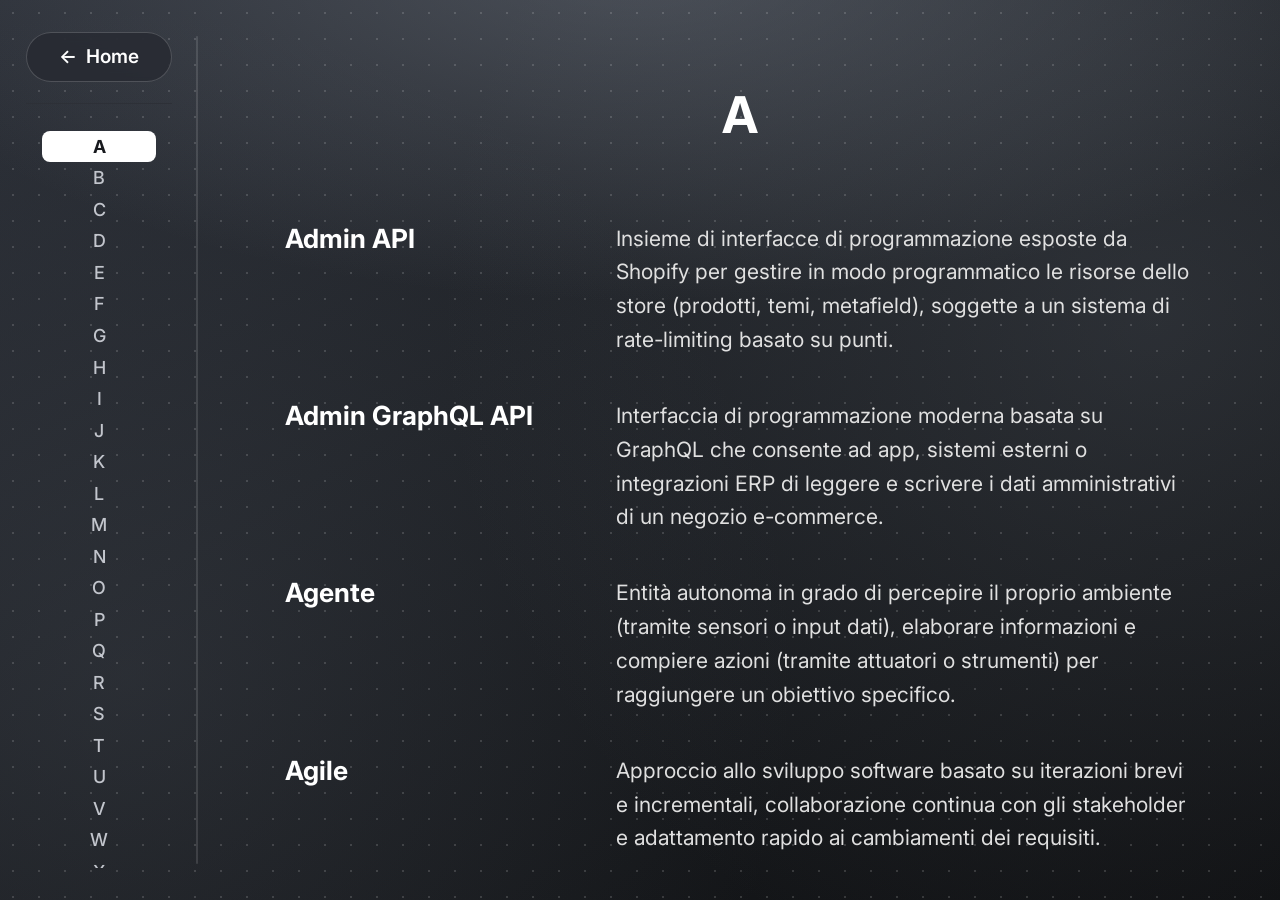
<file: website/glossary.html>
<!DOCTYPE html>
<html lang="it">

<head>
  <meta charset="UTF-8">
  <meta name="viewport" content="width=device-width, initial-scale=1.0">
  <title>Glossario - Akme Group</title>
  <link rel="icon" href="./logo/logo-small2.png" type="image/png">
  <link rel="stylesheet" href="./style.css">
  <link rel="stylesheet" href="./glossario.css">
  <script src="./script.js" defer></script>
</head>

<body>
  <header>
    <nav aria-label="Navigazione lettere glossario">
      <div class="nav-top">
        <a href="index.html" id="home">
          <span class="btn-arrow" aria-hidden="true">←</span>
          <span>Home</span>
        </a>
      </div>

      <ul id="nav-navigation">
        <li><a href="#a" class="active">A</a></li>
        <li><a href="#b">B</a></li>
        <li><a href="#c">C</a></li>
        <li><a href="#d">D</a></li>
        <li><a href="#e">E</a></li>
        <li><a href="#f">F</a></li>
        <li><a href="#g">G</a></li>
        <li><a href="#h">H</a></li>
        <li><a href="#i">I</a></li>
        <li><a href="#j">J</a></li>
        <li><a href="#k">K</a></li>
        <li><a href="#l">L</a></li>
        <li><a href="#m">M</a></li>
        <li><a href="#n">N</a></li>
        <li><a href="#o">O</a></li>
        <li><a href="#p">P</a></li>
        <li><a href="#q">Q</a></li>
        <li><a href="#r">R</a></li>
        <li><a href="#s">S</a></li>
        <li><a href="#t">T</a></li>
        <li><a href="#u">U</a></li>
        <li><a href="#v">V</a></li>
        <li><a href="#w">W</a></li>
        <li><a href="#x">X</a></li>
        <li><a href="#y">Y</a></li>
        <li><a href="#z">Z</a></li>
      </ul>
    </nav>
  </header>

  <main>
    <section id="a">
      <h2>A</h2>
      <dl>
      <dt>Admin API</dt>
      <dd>Insieme di interfacce di programmazione esposte da Shopify per gestire in modo programmatico le risorse dello store (prodotti, temi, metafield), soggette a un sistema di rate-limiting basato su punti.</dd>
      <dt>Admin GraphQL API</dt>
      <dd>Interfaccia di programmazione moderna basata su GraphQL che consente ad app, sistemi esterni o integrazioni ERP di leggere e scrivere i dati amministrativi di un negozio e-commerce.</dd>
      <dt>Agente</dt>
      <dd>Entità autonoma in grado di percepire il proprio ambiente (tramite sensori o input dati), elaborare informazioni e compiere azioni (tramite attuatori o strumenti) per raggiungere un obiettivo specifico.</dd>
      <dt>Agile</dt>
      <dd>Approccio allo sviluppo software basato su iterazioni brevi e incrementali, collaborazione continua con gli stakeholder e adattamento rapido ai cambiamenti dei requisiti.</dd>
      <dt>AI Gateway</dt>
      <dd>Componente architetturale che funge da punto di ingresso unico per l'orchestrazione, l'instradamento e il monitoraggio delle chiamate verso modelli linguistici e servizi di IA.</dd>
      <dt>AI SDK</dt>
      <dd>Insieme di librerie e strumenti di sviluppo software progettati per integrare facilmente modelli linguistici (LLM) ed interazioni generatrici di testo nelle applicazioni.</dd>
      <dt>Amazon Comprehend Medical</dt>
      <dd>Servizio di AWS basato sull'intelligenza artificiale e sull'elaborazione del linguaggio naturale specializzato in ambito medico.</dd>
      <dt>Amministratore</dt>
      <dd>Colui che gestisce l'infrastruttura di lavoro (repository, pipeline di CI/CD, issue tracking) e cura la manutenzione del Way of Working.</dd>
      <dt>Analista</dt>
      <dd>Colui che definisce i requisiti funzionali e non funzionali.</dd>
      <dt>Angular</dt>
      <dd>Framework di sviluppo open-source, basato su Typescript e guidato da Google, utilizzato per la creazione di applicazioni web a pagina singola di livello aziendale.</dd>
      <dt>API REST</dt>
      <dd>Application Programming Interface - Representational State Transfer: è un tipo di interfaccia di programmazione delle applicazioni che segue le regole di uno stile architetturale per sistemi web.</dd>
      <dt>Assistente conversazionale</dt>
      <dd>Programma software che sfrutta l'intelligenza artificiale per interagire con gli utenti tramite linguaggio naturale.</dd>
      <dt>Audit</dt>
      <dd>Valutazione sistematica, indipendente e documentata dell'infrastruttura tecnologica, dei software, delle procedure e delle politiche di sicurezza di un'organizzazione.</dd>
      <dt>AWS</dt>
      <dd>Amazon Web Services: Raccolta di servizi infrastrutturali offerti tramite cloud.</dd>
      <dt>AWS Lambda</dt>
      <dd>Servizio di calcolo serverless fornito da AWS, che permette di eseguire codice in risposta a specifici eventi senza dover gestire o configurare alcuna infrastruttura sottostante.</dd>
      <dt>Axum</dt>
      <dd>Framework per lo sviluppo web e la creazione di API, scritto in Rust.</dd>
    </dl>
    </section>

    <section id="b">
      <h2>B</h2>
      <dl>
      <dt>Backoffice</dt>
      <dd>Parte di un sistema informativo o di un software che gestisce le operazioni interne, l'amministrazione, i dati e la logica di business, non visibile all'utente finale.</dd>
      <dt>Bedrock</dt>
      <dd>Servizio gestito da AWS che permette di accedere a modelli di AI generativa ad alte prestazioni per creare e scalare app di AI.</dd>
      <dt>Business Intelligence</dt>
      <dd>Insieme di processi, metodologie e tecnologie che trasformano dati aziendali grezzi in informazioni strutturate, report e analisi a supporto delle decisioni strategiche e operative.</dd>
    </dl>
    </section>

    <section id="c">
      <h2>C</h2>
      <dl>
      <dt>C4</dt>
      <dd>Sistema di notazione standardizzato per la progettazione e la mappatura dell'architettura del software.</dd>
      <dt>Capitolato d'appalto</dt>
      <dd>Documento formale redatto dall'azienda proponente che descrive il contesto, gli obiettivi, i requisiti e i vincoli del prodotto software da realizzare.</dd>
      <dt>ChatGPT</dt>
      <dd>Assistente virtuale basato sull'intelligenza artificiale generativa e sugli LLM, sviluppato da OpenAI.</dd>
      <dt>CI</dt>
      <dd>Continuous Integration: pratica di sviluppo software che prevede l'integrazione frequente del codice e l'esecuzione automatizzata di verifiche e build.</dd>
      <dt>Claude</dt>
      <dd>Assistente virtuale basato sull'intelligenza artificiale generativa e sugli LLM, sviluppato da Anthropic.</dd>
      <dt>Cloud-ready</dt>
      <dd>Un'infrastruttura cloud-ready è un sistema informatico aziendale progettato, configurato e ottimizzato per poter migrare, integrarsi e  interagire facilmente con i servizi di cloud computing senza richiedere una totale riprogettazione radicale dell'architettura esistente.</dd>
      <dt>Container</dt>
      <dd>Unità software leggera e autonoma che impacchetta un'applicazione insieme a tutto ciò di cui ha bisogno per funzionare.</dd>
      <dt>Copilot</dt>
      <dd>Assistente virtuale basato sull'intelligenza artificiale generativa e sugli LLM, sviluppato da Microsoft.</dd>
      <dt>CRM</dt>
      <dd>Customer Relationship Management: Insieme di strategie, processi aziendali e strumenti tecnologici che un'impresa utilizza per gestire, tracciare e migliorare tutte le interazioni con i clienti attuali e potenziali.</dd>
      <dt>CSS</dt>
      <dd>Cascading Style Sheets: Linguaggio informatico usato per definire la presentazione, la grafica e il design di documenti scritti in HTML, XHTML o XML.</dd>
    </dl>
    </section>

    <section id="d">
      <h2>D</h2>
      <dl>
      <dt>Dashboard</dt>
      <dd>Interfaccia grafica interattiva che aggrega e visualizza in un'unica vista indicatori chiave di prestazione (KPI), grafici e tabelle per monitorare l'andamento dei dati aziendali.</dd>
      <dt>Data Warehouse</dt>
      <dd>Archivio centrale di dati storici e integrati, progettato e ottimizzato per l'analisi multidimensionale e il supporto alle decisioni aziendali.</dd>
      <dt>Diff del Grafo</dt>
      <dd>Operazione di confronto analitico tra due snapshot consecutivi del grafo per identificare entità create, eliminate, orfane o modificate.</dd>
      <dt>Discord</dt>
      <dd>Piattaforma di comunicazione vocale, video e testuale impiegata per i meeting di gruppo telematici e le sessioni di allineamento.</dd>
      <dt>DPIA</dt>
      <dd>Data Protection Impact Assessment: Processo di analisi preventiva che serve a descrivere un trattamento dei dati personali, valutarne la necessità e la proporzionalità e gestire i rischi per i diritti e le libertà delle persone.</dd>
      <dt>DuckDB</dt>
      <dd>Sistema di gestione di database relazionale in-process, open-source e orientato alle colonne, progettato specificamente per l'analisi dei dati (OLAP).</dd>
      <dt>Durable Execution</dt>
      <dd>Paradigma di programmazione in cui lo stato di un workflow viene salvato al termine di ogni fase, garantendo la ripresa automatica del processo dopo errori di rete, riavvii o limiti di frequenza.</dd>
    </dl>
    </section>

    <section id="e">
      <h2>E</h2>
      <dl>
      <dt>EasyOCR</dt>
      <dd>Libreria Python open-source basata su PyTorch e sviluppata da Jaided AI per il riconoscimento ottico dei caratteri (OCR).</dd>
      <dt>Embassy</dt>
      <dd>Framework asincrono open-source per il linguaggio Rust, progettato appositamente per la programmazione di sistemi embedded e microcontrolli.</dd>
      <dt>ERP</dt>
      <dd>Enterprise Resource Planning: Software gestionale integrato che le aziende usano per coordinare, automatizzare e gestire in un unico sistema tutte le attività operative e i processi di business quotidiani.</dd>
      <dt>ETL</dt>
      <dd>Extract Transform Load: sistema automatizzato che raccoglie dati grezzi da varie origini, li elabora e li trasferisce in un database centrale per l'analisi.</dd>
    </dl>
    </section>

    <section id="f">
      <h2>F</h2>
      <dl>
      <dt>fast-whisper</dt>
      <dd>Conosciuto anche come faster-whisper, è una reimplementazione ottimizzata del modello di riconoscimento vocale Whisper di OpenAI, progettata per essere drasticamente più veloce e consumare meno memoria.</dd>
      <dt>FastMCP</dt>
      <dd>Framework open-source scritto principalmente in Python e TypeScript. Progettato da Prefect per semplificare lo sviluppo di server e client basati sul MCP.</dd>
      <dt>Flutter</dt>
      <dd>Framework open-source creato da Google per lo sviluppo di interfacce utente.</dd>
    </dl>
    </section>

    <section id="g">
      <h2>G</h2>
      <dl>
      <dt>GDPR</dt>
      <dd>General Data Protection Regulation: Regolamento UE/2016/679 che tratta la protezione dei dati personali e la privacy.</dd>
      <dt>Gemini</dt>
      <dd>Assistente virtuale basato sull'intelligenza artificiale generativa e sugli LLM, sviluppato da Google.</dd>
      <dt>GenAI</dt>
      <dd>Intelligenza Artificiale Generativa: Ramo dell'intellgenza artificiale capace di creare nuovi contenuti originali in risposta a un prompt.</dd>
      <dt>Git</dt>
      <dd>Sistema software di controllo versione distribuito utilizzato per tracciare la cronologia e le modifiche ai file del repository.</dd>
      <dt>GitHub</dt>
      <dd>Piattaforma web di hosting per progetti software basata sul sistema di controllo di versione Git.</dd>
      <dt>GitHub Actions</dt>
      <dd>Piattaforma di integrazione e distribuzione continua (CI/CD) fornita da GitHub per automatizzare compilazione, test e deploy dei documenti.</dd>
      <dt>GitHub Pages</dt>
      <dd>Servizio di hosting statico offerto da GitHub utilizzato per pubblicare il sito web del gruppo e rendere accessibile la documentazione.</dd>
      <dt>Glossario</dt>
      <dd>Documento e sezione informativa del sito web contenente le definizioni formali dei termini tecnici o ambigui utilizzati nella documentazione di progetto.</dd>
      <dt>GraphQL</dt>
      <dd>Linguaggio di interrogazione e manipolazione dei dati open-source per API e un runtime per soddisfare query con dati esistenti.</dd>
      <dt>Guardrail</dt>
      <dd>Meccanismo di controllo e validazione interposto tra un modello di intelligenza artificiale e il sistema applicativo per filtrare gli input, verificare gli output e prevenire comportamenti errati o non sicuri.</dd>
    </dl>
    </section>

    <section id="h">
      <h2>H</h2>
      <dl>
      <dt>Harness engineering</dt>
      <dd>Disciplina che si occupa di progettare e costruire l'infrastruttura, il contesto, gli strumenti e le regole che circondano un modello di IA, trasformandolo in un agente autonomo, sicuro e affidabile.</dd>
      <dt>HTML</dt>
      <dd>HyperText Markup Language: standard universale utilizzato per creare e strutturare le pagine web.</dd>
    </dl>
    </section>

    <section id="i">
      <h2>I</h2>
      <dl>
      <dt>In-memory</dt>
      <dd>Tecnologia in cui i dati vengono elaborati e archiviati direttamente nella RAM del computer, anzichè su unità di memoria di massa.</dd>
      <dt>Infrastructure as Code</dt>
      <dd>Metodologia di gestione e provisioning dell'infrastruttura IT che utiizza file di configurazione e leggibili da macchina anziché processi manuali o strumenti interattivi.</dd>
      <dt>Issue</dt>
      <dd>Scheda digitale integrata in una repository che serve a tracciare problemi, bug, funzionalità, idee o attività da svolgere all'interno di un progetto.</dd>
      <dt>Issue tracking</dt>
      <dd>Sistema integrato (GitHub issues) che permette di tracciare le issue.</dd>
    </dl>
    </section>

    <section id="j">
      <h2>J</h2>
      <dl>
      <dt>Java</dt>
      <dd>Linguaggio di programmazione ad alto livello, orientato agli oggetti e a tipizzazione statica.</dd>
      <dt>Java Spring Boot</dt>
      <dd>Framework open-source basato sulla Java Virtual Machine che semplifica e velocizza la creazione di applicazioni web e microservizi stand-alone.</dd>
      <dt>JavaScript</dt>
      <dd>Linguaggio di programmazione di alto livello, interpretato e multi-paradigma, utilizzato principalmente per rendere interattive e dinamiche le pagine web.</dd>
      <dt>JSON</dt>
      <dd>JavaScript Object Notation: è un formato testuale leggero e strutturato, progettato per lo scambio di dati tra applicazioni.</dd>
    </dl>
    </section>

    <section id="k">
      <h2>K</h2>
      <dl>
      <dt>Kafka</dt>
      <dd>Piattaforma open-source di streaming di eventi distribuito, utilizzata per raccogliere, elaborare, memorizzare e analizzare flussi di dati in tempo reale.</dd>
      <dt>Knowledge Base</dt>
      <dd>Archivio digitale centralizzato e strutturato che raccoglie informazioni, dati, regole e soluzioni su un determinato argomento, prodotto, servizio o processo.</dd>
      <dt>KNX IoT 3rd Party API</dt>
      <dd>Standard sviluppato da KNX Association per permettere a dispositici e servizi software di terze parti di interagire facilmente con un impianto domotico KNX.</dd>
      <dt>Kubernetes</dt>
      <dd>Spesso abbreviato in K8s, è una piattaforma open-source per l'orchestrazione dei container.</dd>
    </dl>
    </section>

    <section id="l">
      <h2>L</h2>
      <dl>
      <dt>LangChain4j</dt>
      <dd>Framework open-source progettato per semplificare l'integrazione di funzionalità di AI e LLM all'interno di applicazioni scritte in Java.</dd>
      <dt>Liquid</dt>
      <dd>Linguaggio di templating open source creato da Shopify utilizzato per la generazione e il rendering dinamico delle viste e delle sezioni nei temi e-commerce.</dd>
      <dt>LiteLLM</dt>
      <dd>Libreria Python open-source che funge da proxy universale per interagire con oltre 100 LLM tramite un unico formato standardizzato.</dd>
      <dt>LLM</dt>
      <dd>Large Language Model: è un sistema di intelligenza artificiale avanzato progettato per comprendere, elaborare e generare testo in linguaggio naturale.</dd>
    </dl>
    </section>

    <section id="m">
      <h2>M</h2>
      <dl>
      <dt>MariaDB</dt>
      <dd>Sistema di gestione di database relazionali open-source.</dd>
      <dt>Markdown</dt>
      <dd>Linguaggio di markup leggero, progettato per formattare documenti in testo semplice in modo che possano essere facilmente letti così come sono o convertiti in altri formati.</dd>
      <dt>MCP</dt>
      <dd>Model Context Protocol: Standard aperto e open-source introdotto da Anthropic per connettere i modelli di intelligenza artificiale a dati, app e servizi esterni in modo sicuro e bidirezionale.</dd>
      <dt>Mermaid</dt>
      <dd>Libreria basata su JavaScript che permette di generare diagrammi e visualizzazioni di testo ispirandosi alla sintassi Markdown.</dd>
      <dt>Message broker</dt>
      <dd>Software intermediario che permette a diverse applicazioni, servizi o sistemi di comunicare e scambiare dati in modo asincrono.</dd>
      <dt>MFA</dt>
      <dd>Multi-Factor Authentication: Sistema di sicurezza informatica che richiede all'utente di verificare la propria identità utilizzando due o più metodi indipendenti prima di concedere l'accesso a un account o a un servizio.</dd>
      <dt>Milestone</dt>
      <dd>Traguardo intermedio o finale di rilevanza critica nella pianificazione di progetto (come le revisioni RTB e PB), associato alla consegna di artefatti concordati.</dd>
      <dt>Multi-tenancy</dt>
      <dd>Architettura software in cui una singola istanza di un'applicazione e della relativa infrastruttura serve contemporaneamente più clienti o organizzazioni, chiamati tenant.</dd>
      <dt>Multi-Tenant</dt>
      <dd>Architettura software in cui un'unica istanza di un'applicazione serve più clienti distinti (tenant), garantendo la separazione logica e la sicurezza dei dati riservati di ciascuno.</dd>
      <dt>MVP</dt>
      <dd>Minimum Viable Product: versione iniziale e funzionale di un prodotto software dotata delle funzionalità essenziali per soddisfare i requisiti minimi e validare l'architettura con l'utente.</dd>
    </dl>
    </section>

    <section id="n">
      <h2>N</h2>
      <dl>
      <dt>NATS</dt>
      <dd>Sistema di messaggistica open-source ad alte prestazioni, progettato per la comunicazione tra microservizi e sistemi distribuiti.</dd>
      <dt>Next.js</dt>
      <dd>Framework open-source basato su React e sviluppato da Vercel, che serve a creare applicazioni e siti web full-stack pronti per la produzione.</dd>
      <dt>NLP</dt>
      <dd>Natural Language Processing: Ramo dell'intelligenza artificiale e della linguistica computazionale che studia come far interagire i computer con il linguaggio umano.</dd>
    </dl>
    </section>

    <section id="o">
      <h2>O</h2>
      <dl>
      <dt>OAuth2</dt>
      <dd>Open Authorization 2.0: Standard aperto di autorizzazione delegata, che consente a un'applicazione di terze parti di accedere a risorse protette per conto di un utente, senza dover condividere la password o le credenziali dell'utente con l'applicazione stessa.</dd>
      <dt>OCR</dt>
      <dd>Optical Character Recognition: è una tecnologia che permette di convertire immagini di testo in testo digitale modificabile e ricercabile da un computer.</dd>
      <dt>OLAP</dt>
      <dd>On-Line Analytical Processing: tecnologia software che consente di analizzare in modo rapido, interattivo e multidimensionale grandi quantità di dati aziendali.</dd>
      <dt>Open-source</dt>
      <dd>Software il cui codice sorgente è reso pubblico e acessibile, permettendo a chiunque di studiarlo, utilizzarlo, modificarlo e redistribuirlo.</dd>
      <dt>OpenCode</dt>
      <dd>Agente di programmazione basato sull'intelligenza artificiale, gratuito e open-source rilasciato con licenza MIT.</dd>
      <dt>openWakeWord</dt>
      <dd>Framework di rilevamento audio open-source specializzato nel riconoscere wake words.</dd>
    </dl>
    </section>

    <section id="p">
      <h2>P</h2>
      <dl>
      <dt>PB</dt>
      <dd>Product Baseline: revisione finale del progetto didattico che attesta il completamento della progettazione architetturale, dell'implementazione del prodotto (MVP) e della relativa verifica.</dd>
      <dt>pgvector</dt>
      <dd>Estensione open-source per il database relazionale PostGreSQL che permette di memorizzare, indicizzare e interrogare vector embedding direttamente all'interno dello stesso database.</dd>
      <dt>Piper</dt>
      <dd>Sistema open-source di TTS basato su reti neurali, progettato per convertire il testo scritto in audio dal suono naturale ed espressivo lavorando interamente in locale.</dd>
      <dt>PoC</dt>
      <dd>Proof of Concept è dimostratore eseguibile, una prova di fattibilità che attesta l'adeguatezza rispetto ai requisiti</dd>
      <dt>Polars</dt>
      <dd>Libreria open-source ad alte prestazioni per la manipolazione e l'analisi di DataFrame, progettata per elaborare rapidamente grandi volumi di dati tabellari tramite esecuzione parallela e colonnare.</dd>
      <dt>Polling</dt>
      <dd>Tecnica in cui un sistema centrale o un programma interroga a intervalli regolari un dispositivo, una periferica o un server per verificare se ci sono dati da elaborare, modifiche di stato o richieste in corso.</dd>
      <dt>PostgreSQL</dt>
      <dd>è un DBMS di tipo open source, cioè un database management system orientato agli oggetti</dd>
      <dt>Progettista</dt>
      <dd>Colui che definisce l'architettura tecnica del sistema, la struttura delle Knowledge Base, le interfacce verso i modelli LLM e i Gate operativi/di lettura.</dd>
      <dt>Programmatore</dt>
      <dd>Implementa il codice per l'interfaccia conversazionale PWA, i servizi di backoffice per i vettori/bucket e l'integrazione delle API</dd>
      <dt>Prompt</dt>
      <dd>Input (testuale, grafico o numerico) che fornisce a un sistema un'istruzione per generare una risposta.</dd>
      <dt>PWA</dt>
      <dd>Progressive Web App: è un'applicazione web sviluppata con linguaggi standard del web, che si comporta in modo simile ad un'app nativa su dispositivi mobili o desktop.</dd>
      <dt>Python</dt>
      <dd>Linguaggio di programmazione ad alto livello, orientato agli oggetti e interpretato.</dd>
    </dl>
    </section>

    <section id="q">
      <h2>Q</h2>
      <dl>
      <dt>Qdrant</dt>
      <dd>Database vettoriale e motore di ricerca per similarità open-source scritto in Rust.</dd>
    </dl>
    </section>

    <section id="r">
      <h2>R</h2>
      <dl>
      <dt>RAG</dt>
      <dd>Retrieval-Augmented Generation: è una tecnica di intelligenza artificiale che migliora le risposte dei modelli linguistici collegandoli a una base di conoscenza esterna e aggiornata prima di generare l'output.</dd>
      <dt>RBAC</dt>
      <dd>Role-Based Access Control: Modello di sicurezza informatica che regola l'accesso a sistemi, applicazioni e dati in base al ruolo che l'utente ricopre all'interno di un'organizzazione.</dd>
      <dt>React</dt>
      <dd>Libreria JavaScript open-source utilizzata per creare interfacce utente, in particolare per applicazioni a pagina singola.</dd>
      <dt>React Native</dt>
      <dd>Framework open-source creato da Meta che permette di sviluppare applicazioni mobili native per iOS e Android utilizzando Javascript e React.</dd>
      <dt>Redis</dt>
      <dd>REmote DIctionary Server: Data store open-source in-memory, utilizzato principalmente come database non relazionale, cache e message broker</dd>
      <dt>Repository</dt>
      <dd>Archivio centralizzato dove vengono memorizzati, gestiti e condivisi dati, file, documenti o codice sorgente.</dd>
      <dt>Responsabile</dt>
      <dd>L'incaricato alla coordinazione del gruppo. Festisce la pianificazione e le risorse, pianifica le milestone e rappresenta l'interfaccia verso il committente e il proponente.</dd>
      <dt>Rhasspy</dt>
      <dd>Toolkit open-source per la creazione di assistenti vocali personalizzati.</dd>
      <dt>RLS</dt>
      <dd>è una feature di controllo e gestione di un database che limita quali righe possano essere visualizzate/modificate basandosi sull'ID dell'utente</dd>
      <dt>RTB</dt>
      <dd>Requirements and Technology Baseline: prima revisione di avanzamento del progetto didattico, finalizzata a consolidare l'analisi dei requisiti, le norme di lavoro e la fattibilità tecnologica tramite un Proof of Concept.</dd>
      <dt>Rule Engine</dt>
      <dd>compontente software che esegue una logica predefinita, policies e if-then conditions separatamente dal core application code</dd>
      <dt>Rust</dt>
      <dd>Linguaggio di programmazione compilato e multi-paradigma progettato per essere sicuro e veloce.</dd>
    </dl>
    </section>

    <section id="s">
      <h2>S</h2>
      <dl>
      <dt>Saas</dt>
      <dd>Software-as-a-Service è una struttura tecnologica che permette a un'applicazione di essere ospitata sul cloud e resa disponibile a più clienti (chiamati tenant) tramite un comune browser web o un client leggero</dd>
      <dt>SAL</dt>
      <dd>Stato Avanzamento Lavori: Riunione periodica o documento di verifica che misura il progresso di un progetto software o tecnologico rispetto agli obiettivi, ai tempi e ai costi stabiliti.</dd>
      <dt>Scrum</dt>
      <dd>Framework Agile per la gestione iterativa e incrementale dei progetti software, strutturato attorno a ruoli definiti, Sprint e cerimonie periodiche di pianificazione e retrospettiva.</dd>
      <dt>Sentence-transformers</dt>
      <dd>Noti anche come SBERT, sono modelli di IA basati su architetture Transformer progettati per mappare frasi, paragrafi o documenti interi in vettori numerici a dimensione fissa.</dd>
      <dt>Shopify</dt>
      <dd>Piattaforma e-commerce che offre strumenti, servizi e per rivenditori online</dd>
      <dt>Silero VAD</dt>
      <dd>Silero Voice Activity Detection: Modello di in intelligenza artificiale open-source e pre-addestrato per rilevare la presenza di una voce umana all'interno di un flusso audio.</dd>
      <dt>Similarità coseno</dt>
      <dd>Misura utilizzata in data science per calcolare quanto due vettori siano simili tra loro, indipendentemente dalla loro grandezza.</dd>
      <dt>Snapshot del Grafo</dt>
      <dd>Rappresentazione completa ed immutabile delle entità e delle loro relazioni in un dato istante di tempo, salvata ed archiviata per scopi di tracciamento e storico.</dd>
      <dt>Sprint</dt>
      <dd>Iterazione temporale di durata fissa (nel progetto pari a due settimane) all'interno del framework Scrum, al termine della quale viene rilasciato un incremento verificato del prodotto o della documentazione.</dd>
      <dt>Sprint Planning</dt>
      <dd>Riunione svolta all'inizio di ciascuno Sprint per definire gli obiettivi dell'iterazione, assegnare i ruoli, pianificare le attività e stimare l'impegno orario.</dd>
      <dt>Sprint Retrospective</dt>
      <dd>Riunione svolta al termine di ciascuno Sprint per analizzare l'andamento del lavoro, redigere il consuntivo, valutare i rischi occorsi e individuare miglioramenti organizzativi.</dd>
      <dt>SQLite</dt>
      <dd>Libreria software scritta in linguaggio C che implementa un motore di database relazionale di tipo SQL, senza server e auto-contenuto.</dd>
      <dt>Stakeholder</dt>
      <dd>Qualsiasi soggetto, interno o esterno al gruppo di lavoro (committenti, azienda proponente, utenti finali, team), che ha un interesse o un ruolo nell'andamento e nei risultati del progetto.</dd>
      <dt>Star Schema</dt>
      <dd>Modello di organizzazione dei dati tipico dei Data Warehouse, composto da una tabella centrale dei fatti (misure quantitative) collegata direttamente a più tabelle delle dimensioni (attributi descrittivi).</dd>
      <dt>STT</dt>
      <dd>Speech-to-Text: Tecnologia che converte automaticamente il linguaggio parlato in testo scritto.</dd>
      <dt>SupaBase</dt>
      <dd>piattaforma open-source di tipo BaaS costruita su un database relazionale SQL</dd>
    </dl>
    </section>

    <section id="t">
      <h2>T</h2>
      <dl>
      <dt>Tesseract</dt>
      <dd>Motore di riconoscimento ottico dei caratteri (OCR).</dd>
      <dt>Text-to-Analytics</dt>
      <dd>Funzionalità basata su modelli linguistici che consente agli utenti di interrogare i dati e generare grafici o metriche formulando richieste in linguaggio naturale.</dd>
      <dt>Transformer</dt>
      <dd>Tipo di rete neurale che permette al modello di valutare le relazioni e il contesto tra tutte le parole di una sequenza contemporaneamente.</dd>
      <dt>Trigger</dt>
      <dd>Frammento di codice o procedura che viene eseguita automaticamente in risposta a un evento specifico, senza bisogno di un comando manuale.</dd>
      <dt>TTS</dt>
      <dd>Text-to-Speech: Tecnologia che converte automaticamente il testo scritto in un flusso audio con voce parlata.</dd>
      <dt>Typescript</dt>
      <dd>Superset open-source di JavaScript, che aggiunge la tipizzazione statica opzionale e funzionalità orientate agli oggetti al linguaggio.</dd>
      <dt>Typst</dt>
      <dd>Linguaggio di markup e sistema di impaginazione moderno utilizzato per la redazione della documentazione ufficiale del gruppo.</dd>
    </dl>
    </section>

    <section id="u">
      <h2>U</h2>
      <dl></dl>
    </section>

    <section id="v">
      <h2>V</h2>
      <dl>
      <dt>VectorDB</dt>
      <dd>Tipo di database progettato specificamente per memorizzare, indicizzare e ricercare dati sotto forma di vettori matematici.</dd>
      <dt>Vercel Blob</dt>
      <dd>Servizio di archiviazione di oggetti (object storage) per file e contenuti statici, utilizzato per la persistenza e il recupero di snapshot ed esportazioni.</dd>
      <dt>Vercel Sandbox</dt>
      <dd>Ambiente di esecuzione isolato e sicuro per eseguire codice non fidato, parsing di script esterni o analisi statica di file privi di garanzie di correttezza sintattica.</dd>
      <dt>Vercel Workflows</dt>
      <dd>Framework per l'orchestrazione di processi aziendali e flussi ad alta durabilità (durable execution) suddivisi in step atomici riprendibili in caso di interruzione.</dd>
      <dt>Verificatore</dt>
      <dd>Esegue attività di test unitari, di integrazione, di sistema e validazione delle risposte per prevenire allucinazioni e verificare i criteri d'accettazione.</dd>
    </dl>
    </section>

    <section id="w">
      <h2>W</h2>
      <dl>
      <dt>Wake word</dt>
      <dd>Parola o breve frase specifica che serve a risvegliare un dispositivo o un assistente vocale dallo stato di ascolto passivo.</dd>
      <dt>Way of working</dt>
      <dd>Insieme di convenzioni, pratiche, regole e strumenti adottati dai membri del gruppo per coordinarsi ed eseguire le attività di progetto.</dd>
      <dt>Webhook</dt>
      <dd>Metodo di comunicazione tra applicazioni basato sugli eventi che invia dati in automatico tramite una richiesta HTTP, non appena si verifica un evento specifico.</dd>
      <dt>WhatsApp</dt>
      <dd>Applicazione di messaggistica istantanea utilizzata dal gruppo per comunicazioni brevi, urgenti e coordinamento rapido quotidiano.</dd>
      <dt>Whisper</dt>
      <dd>Modello di speech-to-text open-source sviluppato da OpenAI.</dd>
      <dt>Willow</dt>
      <dd>Willow Voice: Software di dettatura vocale basato sull'intelligenza artificiale di livello professionale.</dd>
      <dt>Workflow</dt>
      <dd>Insieme di pattern di attività ripetibili organizzati in maniera sistematica e deterministica</dd>
    </dl>
    </section>

    <section id="x">
      <h2>X</h2>
      <dl>
      <dt>XMI</dt>
      <dd>XML Metadata Interchange: Standard sviluppato dall'Object Management Group, utilizzato per scambiare informazioni sui metadati tramite il linguaggio XML.</dd>
      <dt>XML</dt>
      <dd>Extensible Markup Language: Metalinguaggio standard creato dal W3C per definire linguaggi di markup personalizzati, progettato per memorizzare, strutturare e trasportare dati tra sistemi diversi.</dd>
    </dl>
    </section>

    <section id="y">
      <h2>Y</h2>
      <dl></dl>
    </section>

    <section id="z">
      <h2>Z</h2>
      <dl></dl>
    </section>
  </main>
</body>

</html>
</file>
<file: website/style.css>
@import url('https://fonts.googleapis.com/css2?family=Inter:ital,opsz,wght@0,14..32,100..900;1,14..32,100..900&display=swap');

:root {
    --bg-primario-hex: #181a1e;
    --bg-secondario-hex: #2d3037;
    --main-font-color-hex: #ffffff;
    --muted-font-color-hex: #c2c5cc;
    --accent-primario-hex: #ffffff;
    --accent-secondario-hex: #adb1b8;

    /* SFONDO CON PUNTI E SFUMATURE DI GRIGIO */
    --dot-color: rgba(255, 255, 255, 0.15);
    --dot-size: 1.25px;
    --dot-space: 26px;

    /* NAVBAR */
    --hover-augmentation: .35vw;
    --divisor-width: 2px;
    --position-left-divisor: 0;

    /* MAIN */
    --h2-top-margin: 0;
    --h2-right-margin: 0;
    --h2-bottom-margin: 1.5rem;
    --h2-left-margin: 0;
    --h2-margin: var(--h2-top-margin) var(--h2-right-margin) var(--h2-bottom-margin) var(--h2-left-margin);
    --h2-font-size: 2.4rem;

    --h3-top-margin: 2rem;
    --h3-bottom-margin: 1rem;
    --h3-lef-margin: 2.75rem;
    --h3-right-margin: 0;
    --h3-margin: var(--h3-top-margin) var(--h3-right-margin) var(--h3-bottom-margin) var(--h3-lef-margin);
    --h3-font-size: 1.4rem;

    --h4-top-margin: 0;
    --h4-bottom-margin: 0.9rem;
    --h4-left-margin: calc(var(--h3-lef-margin) + 1.5rem);
    --h4-right-margin: 0;
    --h4-margin: var(--h4-top-margin) var(--h4-right-margin) var(--h4-bottom-margin) var(--h4-left-margin);
    --h4-font-size: 1.15rem;

    /* SECTION */
    --section-top-padding: 4rem;
    --section-bottom-padding: 4rem;
    --section-left-padding: 5rem;
    --section-right-padding: 3rem;

    /* CONTENT BAR */
    --content-bar-top: calc(var(--section-top-padding) + var(--h2-bottom-margin) + var(--h2-font-size));
    --content-bar-bottom: var(--section-top-padding);
    --content-bar-width: .22em;

    --content-bar-cirlce-width: .65em;
    --content-bar-cirlce-height: .65em;
    --content-bar-circle-color: var(--accent-primario-hex);
}

* {
    margin: 0;
    padding: 0;
    box-sizing: border-box;
    font-family: "Inter", sans-serif;
    font-optical-sizing: auto;
    color: var(--main-font-color-hex);
}

html {
    font-size: 132%;
    scroll-behavior: smooth;
    background-color: #121316;
    background-image: 
        /* Trama a griglia di punti */
        radial-gradient(var(--dot-color) var(--dot-size), transparent var(--dot-size)),
        /* Sfumatura grigio fumo superiore */
        radial-gradient(ellipse 90% 55% at 50% -5%, rgba(145, 153, 166, 0.35) 0%, transparent 70%),
        /* Sfumatura grigio morbida a destra */
        radial-gradient(circle at 90% 35%, rgba(110, 118, 130, 0.22) 0%, transparent 55%),
        /* Sfumatura grigio tenue a sinistra */
        radial-gradient(circle at 10% 75%, rgba(95, 102, 115, 0.20) 0%, transparent 50%),
        /* Gradiente di base su ricche tonalità di grigio */
        linear-gradient(150deg, #2b2f37 0%, #1f2227 40%, #15171a 75%, #0f1012 100%);
    background-size: var(--dot-space) var(--dot-space), 100% 100%, 100% 100%, 100% 100%, 100% 100%;
    background-attachment: fixed;
    scrollbar-width: none;
    -ms-overflow-style: none;
}

html::-webkit-scrollbar,
body::-webkit-scrollbar,
main::-webkit-scrollbar,
ul::-webkit-scrollbar {
    display: none;
    width: 0;
    height: 0;
}

body {
    display: flex;
    justify-content: center;
    background: transparent;
    max-width: 1454px;
    margin: 0 auto;
    min-height: 100vh;
}

header {
    width: 456px;
    flex-shrink: 0;
    background: transparent;
}

main {
    max-height: 100vh;
    width: 100%;
    max-width: 998px;
    overflow-y: auto;
    scrollbar-width: none;
    -ms-overflow-style: none;
    position: relative;
    flex: 1;
    scroll-behavior: smooth;
}

nav {
    display: flex;
    flex-direction: column;
    height: 100vh;
    position: relative;
    padding: 2.5rem 0.5rem;
    gap: 3rem;
}

nav::after {
    content: ' ';
    width: var(--divisor-width);
    background-color: rgba(255, 255, 255, 0.12);
    position: absolute;
    top: 4%;
    bottom: 4%;
    border-radius: .1em;
    right: var(--position-left-divisor);
}

#header-logo {
    text-align: center;
    padding: 0.5rem 0;
    transform: translateX(-2vw);
}

#header-logo a {
    display: inline-block;
}

#header-logo img {
    width: 100%;
    max-width: 438px;
    height: auto;
    display: block;
    margin: 0 auto;
}

#nav-navigation {
    display: flex;
    flex-direction: column;
    gap: 0.65rem;
    padding: 0 0.75rem;
}

#nav-navigation a {
    display: block;
    text-decoration: none;
    font-size: 1.25rem;
    padding: 0.95rem 1.4rem;
    border-radius: 8px;
    transition: all 0.25s ease;
    font-weight: 500;
    color: var(--muted-font-color-hex);
    position: relative;
    overflow: hidden;
}

#nav-navigation a:not(.active)::before {
    content: '';
    position: absolute;
    left: 0;
    top: 0;
    height: 100%;
    width: .25em;
    background-color: var(--main-font-color-hex);
    transform: scaleY(0);
    transition: transform 0.25s ease;
}

#nav-navigation a:not(.active):hover {
    background-color: rgba(255, 255, 255, 0.08);
    color: var(--main-font-color-hex);
    transform: translateX(var(--hover-augmentation));
}

#nav-navigation a:not(.active):hover::before {
    transform: scaleY(1);
}

#nav-navigation a.active {
    color: var(--bg-primario-hex);
    background-color: var(--main-font-color-hex);
    font-weight: 700;
}

/* BOTTONE GLOSSARIO / HOME NELLA SIDEBAR */
.nav-footer {
    margin-top: auto;
    padding: 1.5rem 0.75rem 0 0.75rem;
    border-top: 1px solid var(--bg-secondario-hex);
}

#glossario,
#home {
    display: flex;
    align-items: center;
    justify-content: space-between;
    text-decoration: none;
    background-color: rgba(38, 41, 48, 0.75);
    backdrop-filter: blur(8px);
    -webkit-backdrop-filter: blur(8px);
    color: var(--main-font-color-hex);
    font-weight: 600;
    font-size: 1.15rem;
    padding: 0.95rem 1.4rem;
    border-radius: 999px;
    border: 1px solid rgba(255, 255, 255, 0.18);
    transition: all 0.25s ease;
}

#glossario .btn-arrow,
#home .btn-arrow {
    transition: transform 0.25s ease, color 0.25s ease;
}

#glossario:hover,
#home:hover {
    background-color: var(--main-font-color-hex);
    color: var(--bg-primario-hex);
    border-color: var(--main-font-color-hex);
    opacity: 1;
}

#glossario:hover span,
#home:hover span {
    color: var(--bg-primario-hex);
}

#glossario:hover .btn-arrow {
    transform: translateX(4px);
}

#home:hover .btn-arrow {
    transform: translateX(-4px);
}

/* CONTENUTO PRINCIPALE - Scorrimento tra le sezioni */

main section {
    min-height: 100vh;
    padding: var(--section-top-padding) var(--section-right-padding) var(--section-bottom-padding) var(--section-left-padding);
    scroll-margin-top: 0;
    position: relative;
    border-bottom: none;
    display: flex;
    flex-direction: column;
    box-sizing: border-box;
}

/* Animazione di comparsa lenta e percepibile sui contenuti per evitare scatti */
main section.is-active-section > *:not(#copyright) {
    animation: contentAppear 0.85s cubic-bezier(0.16, 1, 0.3, 1) both;
}

main section.is-active-section::before {
    animation: timelineFadeIn 0.85s cubic-bezier(0.16, 1, 0.3, 1) both;
}

@keyframes contentAppear {
    0% {
        opacity: 0;
        transform: translateY(26px);
    }
    100% {
        opacity: 1;
        transform: translateY(0);
    }
}

@keyframes timelineFadeIn {
    0% {
        opacity: 0;
    }
    100% {
        opacity: 1;
    }
}

#contatti {
    border-bottom: none;
}

#diapositive::before,
#rtb::before {
    content: '';
    width: var(--content-bar-width);
    background-color: #444444;
    position: absolute;
    bottom: var(--content-bar-bottom);
    top: var(--content-bar-top);
    left: var(--section-left-padding);
    border-radius: calc(var(--content-bar-width) / 2);
}

#diapositive h3::before,
#diapositive h4::before,
#rtb h3::before,
#rtb h4::before {
    content: '';
    position: absolute;
    width: var(--content-bar-cirlce-width);
    height: var(--content-bar-cirlce-height);
    background-color: var(--content-bar-circle-color);
    border-radius: 100%;
    z-index: 1;
    top: calc(50% - (var(--content-bar-cirlce-height) / 2));
    transform-origin: center center;
}

#diapositive h3::before,
#rtb h3::before {
    left: calc(-1 * var(--h3-lef-margin) - (var(--content-bar-cirlce-width) / 2.5));
}

#diapositive h4::before,
#rtb h4::before {
    left: calc(-1 * var(--h4-left-margin) - (var(--content-bar-cirlce-width) / 2.5));
}

#diapositive a::before,
#rtb a::before {
    display: none !important;
    content: none !important;
}

h2 {
    color: var(--main-font-color-hex);
    margin: var(--h2-margin);
    font-size: var(--h2-font-size);
    font-weight: 700;
    letter-spacing: -0.02em;
}

h3 {
    position: relative;
    color: var(--main-font-color-hex);
    margin: var(--h3-margin);
    font-size: var(--h3-font-size);
    font-weight: 600;
}

h4 {
    position: relative;
    --content-bar-circle-color: var(--accent-secondario-hex);
    margin: var(--h4-margin);
    font-size: var(--h4-font-size);
    font-weight: 400;
}

p {
    line-height: 1.7;
    font-size: 1.08rem;
    margin-bottom: 0.75rem;
    color: #e0e0e0;
}

ul {
    list-style: none;
}

a {
    color: var(--main-font-color-hex);
    text-underline-offset: 4px;
    transition: opacity 0.2s ease;
}

a:hover {
    opacity: 0.75;
}

#contatti h3 {
    margin-left: 0;
    margin-top: 2.5rem;
    margin-bottom: 1.25rem;
}

.monospace {
    font-family: ui-monospace, SFMono-Regular, Menlo, Monaco, Consolas, 'Courier New', monospace;
    background: rgba(255, 255, 255, 0.08);
    padding: 0.2rem 0.5rem;
    border-radius: 4px;
    color: var(--main-font-color-hex);
    border: 1px solid rgba(255, 255, 255, 0.15);
}

.members-list {
    display: grid;
    grid-template-columns: repeat(2, 1fr);
    gap: 1rem;
}

.member-item {
    background-color: rgba(30, 33, 39, 0.7);
    backdrop-filter: blur(10px);
    -webkit-backdrop-filter: blur(10px);
    border: 1px solid rgba(255, 255, 255, 0.12);
    border-left: 3px solid var(--main-font-color-hex);
    border-radius: 8px;
    padding: 1rem 1.25rem;
    display: flex;
    flex-direction: column;
    gap: 0.35rem;
    transition: transform 0.2s ease, border-color 0.2s ease, background-color 0.2s ease, box-shadow 0.2s ease;
}

.member-item:hover {
    background-color: rgba(42, 47, 56, 0.85);
    border-color: rgba(255, 255, 255, 0.25);
    border-left-color: var(--main-font-color-hex);
    transform: translateY(-2px);
    box-shadow: 0 6px 20px rgba(0, 0, 0, 0.25);
}

.member-name {
    font-size: 1.08rem;
    font-weight: 700;
    color: var(--main-font-color-hex);
}

.member-meta {
    font-size: 0.9rem;
    color: var(--muted-font-color-hex);
}

.member-email {
    font-size: 0.9rem;
    color: #e0e0e0;
    word-break: break-all;
}

#copyright {
    text-align: center;
    padding: 3rem 1rem 1.5rem 1rem;
    font-size: 0.9rem;
    color: var(--muted-font-color-hex);
    border-top: none;
    margin-top: auto;
}

/* RESPONSIVE */
@media (max-width: 980px) {
    :root {
        --section-left-padding: 3rem;
        --section-right-padding: 1.75rem;

        --h2-font-size: 2rem;
        --h3-font-size: 1.25rem;
        --h4-font-size: 1rem;
    }

    body {
        flex-direction: column;
    }

    header {
        width: 100%;
    }

    nav::after {
        display: none;
    }

    #header-logo {
        transform: none;
    }

    #header-logo img {
        max-width: 250px;
    }

    nav {
        height: auto;
        border-bottom: var(--divisor-width) solid var(--bg-secondario-hex);
        gap: 1.25rem;
        align-items: center;
        padding: 1.25rem;
    }

    #nav-navigation {
        flex-direction: row;
        flex-wrap: wrap;
        justify-content: center;
        gap: .5rem;
        padding: 0;
    }

    #nav-navigation a {
        font-size: 0.95rem;
        padding: 0.5rem 0.9rem;
    }

    .nav-footer {
        margin-top: 0;
        padding-top: 0;
        border-top: none;
    }

    #glossario,
    #home {
        gap: 0.6rem;
        padding: 0.55rem 1.15rem;
    }

    main {
        max-height: none;
    }

    .members-list {
        grid-template-columns: 1fr;
    }
}

@media (max-width: 480px) {
    :root {
        --section-left-padding: 2rem;
        --section-right-padding: 1.25rem;

        --h2-font-size: 1.75rem;
        --h3-font-size: 1.15rem;
        --h4-font-size: .95rem;
    }
}

/* ANIMAZIONE COMPARSA ALLO SCROLL PER FILE E CONTENUTI */
.reveal-item {
    opacity: 0;
    transition: opacity 0.45s cubic-bezier(0.16, 1, 0.3, 1);
}

.reveal-item a {
    display: inline-block;
    transform: translateY(12px);
    transition: transform 0.45s cubic-bezier(0.16, 1, 0.3, 1), opacity 0.2s ease;
}

h3.reveal-item::before,
h4.reveal-item::before {
    transform: scale(0);
    transition: transform 0.45s cubic-bezier(0.34, 1.56, 0.64, 1);
}

.reveal-item.revealed {
    opacity: 1;
}

.reveal-item.revealed a {
    transform: translateY(0);
}

h3.reveal-item.revealed::before,
h4.reveal-item.revealed::before {
    transform: scale(1);
}

.member-item.reveal-item {
    opacity: 0;
    transform: translateY(16px);
    transition: opacity 0.5s cubic-bezier(0.16, 1, 0.3, 1), 
                transform 0.5s cubic-bezier(0.16, 1, 0.3, 1), 
                background-color 0.2s ease, 
                border-color 0.2s ease, 
                box-shadow 0.2s ease;
}

.member-item.reveal-item.revealed {
    opacity: 1;
    transform: translateY(0);
}

@media (prefers-reduced-motion: reduce) {
    .reveal-item,
    .reveal-item a,
    .reveal-item::before,
    .member-item.reveal-item,
    main section.is-active-section > *,
    main section.is-active-section::before {
        opacity: 1 !important;
        transform: none !important;
        transition: none !important;
        animation: none !important;
    }
}
</file>
<file: website/glossario.css>
body {
    max-width: 1584px;
}

header {
    width: 198px;
}

main {
    max-width: none;
    scroll-snap-type: none !important;
}

nav {
    padding: 1.5rem 1.25rem;
    gap: 1.25rem;
}

.nav-top {
    padding-bottom: 1rem;
    border-bottom: 1px solid var(--bg-secondario-hex);
}

#home {
    justify-content: center;
    gap: 0.4rem;
    padding: 0.6rem 0.9rem;
    font-size: 0.9rem;
}

#nav-navigation {
    flex: 1;
    gap: 0;
    justify-content: space-between;
    overflow-y: auto;
    scrollbar-width: none;
    -ms-overflow-style: none;
}

#nav-navigation a {
    padding: .25rem 0.75rem;
    text-align: center;
    font-size: 0.85rem;
}

dl {
    display: grid;
    grid-template-columns: 1fr 2fr;
    row-gap: 2em;
    column-gap: 2em;
}

dt {
    font-size: 1.25em;
    font-weight: 700;
    color: var(--main-font-color-hex);
}

dd {
    color: #e0e0e0;
    line-height: 1.6;
}

h2 {
    text-align: center;
    margin-bottom: 1.5em;
}

main section {
    display: block !important;
    animation: none !important;
    scroll-snap-align: none !important;
    min-height: auto !important;
    margin: 0 8%;
    padding: var(--section-top-padding) 0 var(--section-bottom-padding) 0;
}

@media (max-width: 980px) {
    header {
        width: 100%;
        position: sticky;
        top: 0;
        background-color: rgba(24, 26, 30, 0.88);
        backdrop-filter: blur(12px);
        -webkit-backdrop-filter: blur(12px);
        z-index: 5;
    }

    .nav-top {
        padding-bottom: 0;
        border-bottom: none;
    }

    #nav-navigation {
        height: auto;
        padding: 0.25rem;
    }

    dl {
        grid-template-columns: 1fr;
        row-gap: 0.5em;
    }

    dt {
        margin-top: 1.25em;
    }

    main section {
        margin: 0 1.5rem;
    }

    html {
        scroll-padding-top: 6em;
    }
}
</file>
